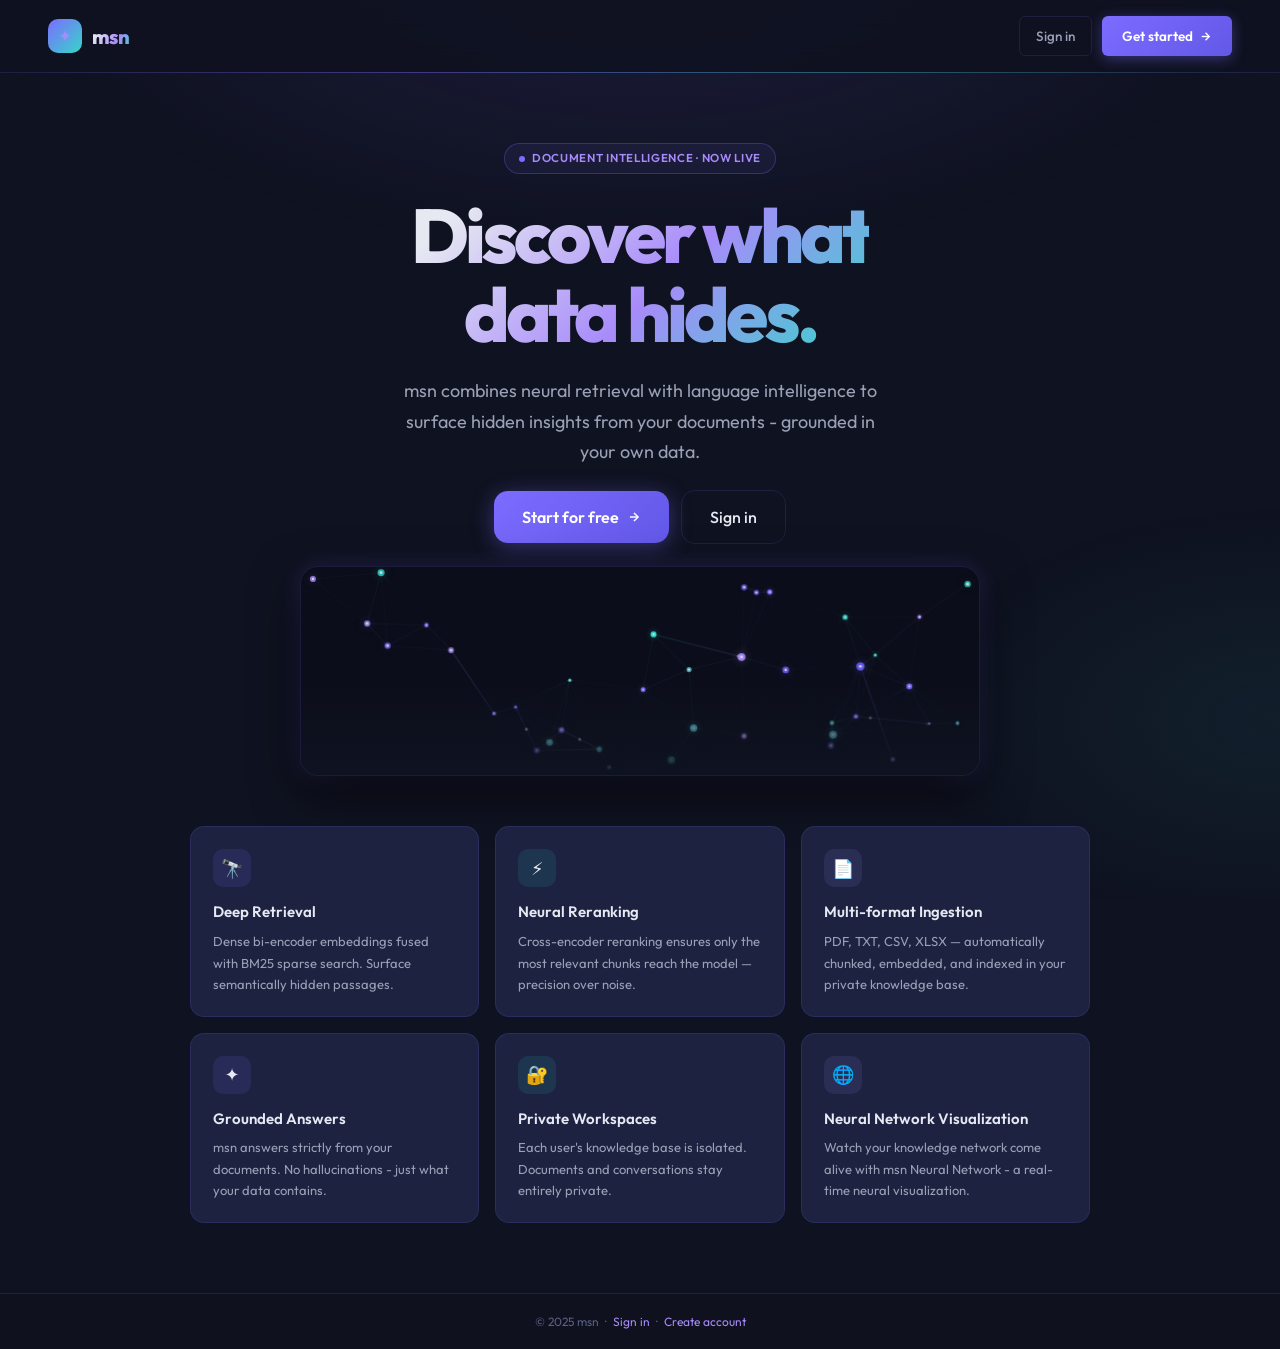
<file: index.html>
<!DOCTYPE html>
<html lang="en">
<head>
  <meta charset="UTF-8"/>
  <meta name="viewport" content="width=device-width, initial-scale=1.0"/>
  <title>msn · Intelligent Search</title>
  <link rel="stylesheet" href="/static/style.css"/>
  <style>
    /* Landing-specific overrides */
    .nav {
      position: relative; z-index: 10;
      display: flex; align-items: center; justify-content: space-between;
      padding: 16px 48px;
      border-bottom: 1px solid var(--border);
      background: rgba(15,18,32,.88);
      backdrop-filter: blur(14px);
      flex-shrink: 0;
    }
    .nav::after {
      content: '';
      position: absolute; bottom: -1px; left: 0; right: 0; height: 1px;
      background: linear-gradient(90deg, transparent, var(--accent), var(--accent-2), transparent);
      opacity: 0.35;
    }
    .nav-brand { display: flex; align-items: center; gap: 10px; text-decoration: none; }
    .nav-icon {
      width: 34px; height: 34px;
      background: linear-gradient(135deg, var(--accent), var(--accent-2));
      border-radius: 10px;
      display: flex; align-items: center; justify-content: center;
      font-size: 17px; animation: pulseGlow 3.5s ease-in-out infinite;
    }
    .nav-title {
      font-size: 20px; font-weight: 800; letter-spacing: -0.03em;
      background: linear-gradient(120deg, var(--text) 20%, var(--accent-soft) 65%, var(--accent-2));
      -webkit-background-clip: text; -webkit-text-fill-color: transparent;
      background-clip: text;
    }
    .nav-links { display: flex; align-items: center; gap: 10px; }

    .btn-ghost {
      padding: 8px 16px; background: transparent;
      border: 1px solid var(--border); border-radius: var(--r-sm);
      color: var(--text-sec); font-size: 13.5px; font-family: var(--font); font-weight: 500;
      cursor: pointer; text-decoration: none;
      display: inline-flex; align-items: center;
      transition: all var(--t-fast);
    }
    .btn-ghost:hover {
      background: var(--surface); border-color: var(--border-glow);
      color: var(--accent-soft); text-decoration: none;
    }
    .btn-cta {
      padding: 9px 20px;
      background: linear-gradient(135deg, var(--accent), #6358e8);
      border: none; border-radius: var(--r-sm);
      color: #fff; font-size: 13.5px; font-family: var(--font); font-weight: 600;
      cursor: pointer; text-decoration: none;
      display: inline-flex; align-items: center; gap: 6px;
      transition: all var(--t-fast);
      box-shadow: 0 3px 14px rgba(124,108,255,.38);
    }
    .btn-cta:hover {
      transform: translateY(-1px);
      box-shadow: 0 5px 22px rgba(124,108,255,.55);
      text-decoration: none; color: #fff;
    }

    /* Hero */
    .hero {
      position: relative; z-index: 1;
      flex: 1;
      display: flex; flex-direction: column;
      align-items: center; justify-content: center;
      text-align: center;
      padding: 70px 24px 50px;
      gap: 22px;
    }

    .hero-eyebrow {
      display: inline-flex; align-items: center; gap: 7px;
      padding: 5px 14px; border-radius: var(--r-pill);
      border: 1px solid rgba(124,108,255,.28);
      background: rgba(124,108,255,.07);
      font-size: 11.5px; font-weight: 600;
      color: var(--accent-soft); letter-spacing: .06em;
      text-transform: uppercase;
      animation: fadeUp .5s var(--ease) both;
    }
    .eyebrow-dot {
      width: 6px; height: 6px; border-radius: 50%;
      background: var(--accent); animation: pulse 2s infinite;
    }

    .hero-title {
      font-size: clamp(40px, 7.5vw, 76px);
      font-weight: 800; letter-spacing: -0.05em; line-height: 1.04;
      max-width: 840px;
      animation: fadeUp .55s .08s var(--ease) both;
      background: linear-gradient(135deg, var(--text) 10%, var(--accent-soft) 55%, var(--accent-2));
      -webkit-background-clip: text; -webkit-text-fill-color: transparent;
      background-clip: text;
    }

    .hero-sub {
      font-size: clamp(15px, 2vw, 18px);
      color: var(--text-sec); max-width: 500px; line-height: 1.7;
      animation: fadeUp .55s .16s var(--ease) both;
    }

    .hero-actions {
      display: flex; gap: 12px; align-items: center; flex-wrap: wrap; justify-content: center;
      animation: fadeUp .55s .24s var(--ease) both;
    }

    .btn-hero {
      padding: 13px 28px;
      background: linear-gradient(135deg, var(--accent), #6358e8);
      border: none; border-radius: var(--r-lg);
      color: #fff; font-size: 16px; font-family: var(--font); font-weight: 600;
      cursor: pointer; text-decoration: none;
      display: inline-flex; align-items: center; gap: 8px;
      transition: all var(--t-fast);
      box-shadow: 0 4px 22px rgba(124,108,255,.38);
    }
    .btn-hero:hover {
      transform: translateY(-2px);
      box-shadow: 0 8px 30px rgba(124,108,255,.55);
      text-decoration: none; color: #fff;
    }
    .btn-hero-outline {
      padding: 13px 28px;
      background: transparent;
      border: 1px solid var(--border); border-radius: var(--r-lg);
      color: var(--text); font-size: 16px; font-family: var(--font); font-weight: 500;
      cursor: pointer; text-decoration: none;
      display: inline-flex; align-items: center; gap: 8px;
      transition: all var(--t-fast);
    }
    .btn-hero-outline:hover {
      background: var(--accent-dim); border-color: var(--border-glow);
      color: var(--accent-soft); text-decoration: none;
    }

    /* Canvas preview */
    .hero-canvas-wrap {
      width: min(680px, 90vw);
      border-radius: 18px; overflow: hidden;
      border: 1px solid var(--border);
      background: var(--bg-deep);
      height: 210px;
      box-shadow: var(--shadow-lg), var(--shadow-accent);
      animation: fadeUp .6s .32s var(--ease) both;
      position: relative;
    }
    .hero-canvas-wrap canvas { width: 100%; height: 100%; display: block; }
    .canvas-fade {
      position: absolute; inset: 0;
      background: linear-gradient(to bottom, transparent 55%, rgba(15,18,32,.95) 100%);
      pointer-events: none;
    }

    /* Features */
    .features {
      position: relative; z-index: 1;
      display: grid; grid-template-columns: repeat(3, 1fr);
      gap: 16px; max-width: 900px; width: 90%;
      margin: 0 auto 70px;
      animation: fadeUp .6s .44s var(--ease) both;
    }
    .feat-card {
      padding: 22px 22px 20px;
      background: var(--surface);
      border: 1px solid var(--border);
      border-radius: var(--r-lg);
      transition: border-color var(--t-mid), transform var(--t-mid);
    }
    .feat-card:hover { border-color: var(--border-glow); transform: translateY(-3px); }
    .feat-icon {
      width: 38px; height: 38px; border-radius: 10px;
      display: flex; align-items: center; justify-content: center;
      font-size: 18px; margin-bottom: 13px;
    }
    .feat-title { font-size: 15px; font-weight: 600; color: var(--text); margin-bottom: 6px; }
    .feat-desc { font-size: 13px; color: var(--text-sec); line-height: 1.65; }

    /* Footer */
    .footer {
      position: relative; z-index: 1;
      text-align: center; padding: 18px 24px;
      border-top: 1px solid var(--border);
      font-size: 12px; color: var(--text-muted);
      background: rgba(15,18,32,.6);
    }
    .footer a { color: var(--accent-soft); }

    @media (max-width: 768px) {
      .nav { padding: 14px 20px; }
      .features { grid-template-columns: 1fr; max-width: 440px; }
      .hero { padding: 50px 20px 38px; }
    }
    @media (max-width: 480px) {
      .nav-links .btn-ghost { display: none; }
    }
  </style>
</head>

<body class="landing-body">

  <nav class="nav">
    <a class="nav-brand" href="/">
      <div class="nav-icon">✦</div>
      <span class="nav-title">msn</span>
    </a>
    <div class="nav-links">
      <a class="btn-ghost" href="/login">Sign in</a>
      <a class="btn-cta" href="/signup">
        Get started
        <svg width="13" height="13" viewBox="0 0 24 24" fill="none" stroke="currentColor" stroke-width="2.5">
          <line x1="5" y1="12" x2="19" y2="12"/>
          <polyline points="12 5 19 12 12 19"/>
        </svg>
      </a>
    </div>
  </nav>

  <section class="hero">

    <div class="hero-eyebrow">
      <div class="eyebrow-dot"></div>
      Document Intelligence · Now Live
    </div>

    <h1 class="hero-title">Discover what<br/>data hides.</h1>

    <p class="hero-sub">
      msn combines neural retrieval with language intelligence to surface hidden insights from your documents - grounded in your own data.
    </p>

    <div class="hero-actions">
      <a class="btn-hero" href="/signup">
        Start for free
        <svg width="14" height="14" viewBox="0 0 24 24" fill="none" stroke="currentColor" stroke-width="2.5">
          <line x1="5" y1="12" x2="19" y2="12"/>
          <polyline points="12 5 19 12 12 19"/>
        </svg>
      </a>
      <a class="btn-hero-outline" href="/login">Sign in</a>
    </div>

    <div class="hero-canvas-wrap">
      <canvas id="heroCanvas"></canvas>
      <div class="canvas-fade"></div>
    </div>

  </section>

  <section class="features">
    <div class="feat-card">
      <div class="feat-icon" style="background:rgba(124,108,255,.12);">🔭</div>
      <div class="feat-title">Deep Retrieval</div>
      <div class="feat-desc">Dense bi-encoder embeddings fused with BM25 sparse search. Surface semantically hidden passages.</div>
    </div>
    <div class="feat-card">
      <div class="feat-icon" style="background:rgba(54,214,201,.1);">⚡</div>
      <div class="feat-title">Neural Reranking</div>
      <div class="feat-desc">Cross-encoder reranking ensures only the most relevant chunks reach the model — precision over noise.</div>
    </div>
    <div class="feat-card">
      <div class="feat-icon" style="background:rgba(167,139,250,.1);">📄</div>
      <div class="feat-title">Multi-format Ingestion</div>
      <div class="feat-desc">PDF, TXT, CSV, XLSX — automatically chunked, embedded, and indexed in your private knowledge base.</div>
    </div>
    <div class="feat-card">
      <div class="feat-icon" style="background:rgba(124,108,255,.12);">✦</div>
      <div class="feat-title">Grounded Answers</div>
      <div class="feat-desc">msn answers strictly from your documents. No hallucinations - just what your data contains.</div>
    </div>
    <div class="feat-card">
      <div class="feat-icon" style="background:rgba(54,214,201,.1);">🔐</div>
      <div class="feat-title">Private Workspaces</div>
      <div class="feat-desc">Each user's knowledge base is isolated. Documents and conversations stay entirely private.</div>
    </div>
    <div class="feat-card">
      <div class="feat-icon" style="background:rgba(167,139,250,.1);">🌐</div>
      <div class="feat-title">Neural Network Visualization</div>
      <div class="feat-desc">Watch your knowledge network come alive with msn Neural Network - a real-time neural visualization.</div>
    </div>
  </section>

  <footer class="footer">
    &copy; 2025 msn &nbsp;·&nbsp;
    <a href="/login">Sign in</a> &nbsp;·&nbsp;
    <a href="/signup">Create account</a>
  </footer>

  <script>
    // Hero constellation canvas
    (function() {
      const canvas = document.getElementById('heroCanvas');
      if (!canvas) return;
      const ctx = canvas.getContext('2d');
      let W, H;

      function resize() {
        const r = canvas.parentElement.getBoundingClientRect();
        W = canvas.width  = r.width;
        H = canvas.height = r.height;
      }
      resize();
      window.addEventListener('resize', resize);

      const COLORS = ['#7c6cff','#36d6c9','#a78bfa','#6358e8','#5ecfdc'];
      const N = 38;
      const nodes = Array.from({length: N}, (_, i) => ({
        x: Math.random() * W, y: Math.random() * H,
        vx: (Math.random()-.5)*.42, vy: (Math.random()-.5)*.42,
        r: 1.6 + Math.random() * 2.6,
        color: COLORS[i % COLORS.length],
        phase: Math.random() * Math.PI * 2,
        speed: .014 + Math.random() * .012,
      }));

      const edgeTimers = {};
      const edgeKey = (i, j) => i < j ? `${i}_${j}` : `${j}_${i}`;

      function hex2rgba(hex, a) {
        const r=parseInt(hex.slice(1,3),16), g=parseInt(hex.slice(3,5),16), b=parseInt(hex.slice(5,7),16);
        return `rgba(${r},${g},${b},${a.toFixed(3)})`;
      }

      function draw() {
        ctx.clearRect(0, 0, W, H);
        nodes.forEach(n => {
          n.x += n.vx; n.y += n.vy;
          if (n.x < 0 || n.x > W) n.vx *= -1;
          if (n.y < 0 || n.y > H) n.vy *= -1;
          n.phase += n.speed;
        });

        for (let i = 0; i < N; i++) for (let j = i+1; j < N; j++) {
          const d = Math.hypot(nodes[i].x-nodes[j].x, nodes[i].y-nodes[j].y);
          if (d > 100) continue;
          const k = edgeKey(i, j);
          if (!(k in edgeTimers)) { if (Math.random() < .0015) edgeTimers[k] = Math.random()*Math.PI; }
          else { edgeTimers[k] += .016; if (edgeTimers[k] > Math.PI*2.5) delete edgeTimers[k]; }

          let a = (1 - d/100) * 0.18;
          if (k in edgeTimers) a += Math.sin(edgeTimers[k]) * 0.32;
          a = Math.max(0, Math.min(.5, a));
          if (a < .01) continue;

          const g = ctx.createLinearGradient(nodes[i].x, nodes[i].y, nodes[j].x, nodes[j].y);
          g.addColorStop(0, hex2rgba(nodes[i].color, a));
          g.addColorStop(1, hex2rgba(nodes[j].color, a));
          ctx.beginPath(); ctx.moveTo(nodes[i].x, nodes[i].y); ctx.lineTo(nodes[j].x, nodes[j].y);
          ctx.strokeStyle = g; ctx.lineWidth = .7; ctx.stroke();

          if (k in edgeTimers) {
            const p = (Math.sin(edgeTimers[k]*1.5)+1)/2;
            const px = nodes[i].x + (nodes[j].x-nodes[i].x)*p;
            const py = nodes[i].y + (nodes[j].y-nodes[i].y)*p;
            ctx.beginPath(); ctx.arc(px, py, 1.5, 0, Math.PI*2);
            ctx.fillStyle = hex2rgba('#ffffff', a*1.6); ctx.fill();
          }
        }

        nodes.forEach(n => {
          const pulse = .5+.5*Math.sin(n.phase);
          const grd = ctx.createRadialGradient(n.x,n.y,0,n.x,n.y,n.r*3.5);
          grd.addColorStop(0, hex2rgba(n.color, .25*pulse)); grd.addColorStop(1,'transparent');
          ctx.beginPath(); ctx.arc(n.x,n.y,n.r*3.5,0,Math.PI*2); ctx.fillStyle=grd; ctx.fill();
          ctx.beginPath(); ctx.arc(n.x,n.y,n.r*(.8+.25*pulse),0,Math.PI*2);
          ctx.fillStyle=hex2rgba(n.color,.75+.25*pulse); ctx.fill();
          ctx.beginPath(); ctx.arc(n.x,n.y,n.r*.35,0,Math.PI*2);
          ctx.fillStyle='rgba(255,255,255,.7)'; ctx.fill();
        });

        requestAnimationFrame(draw);
      }
      draw();
    })();
  </script>

</body>
</html>
</file>
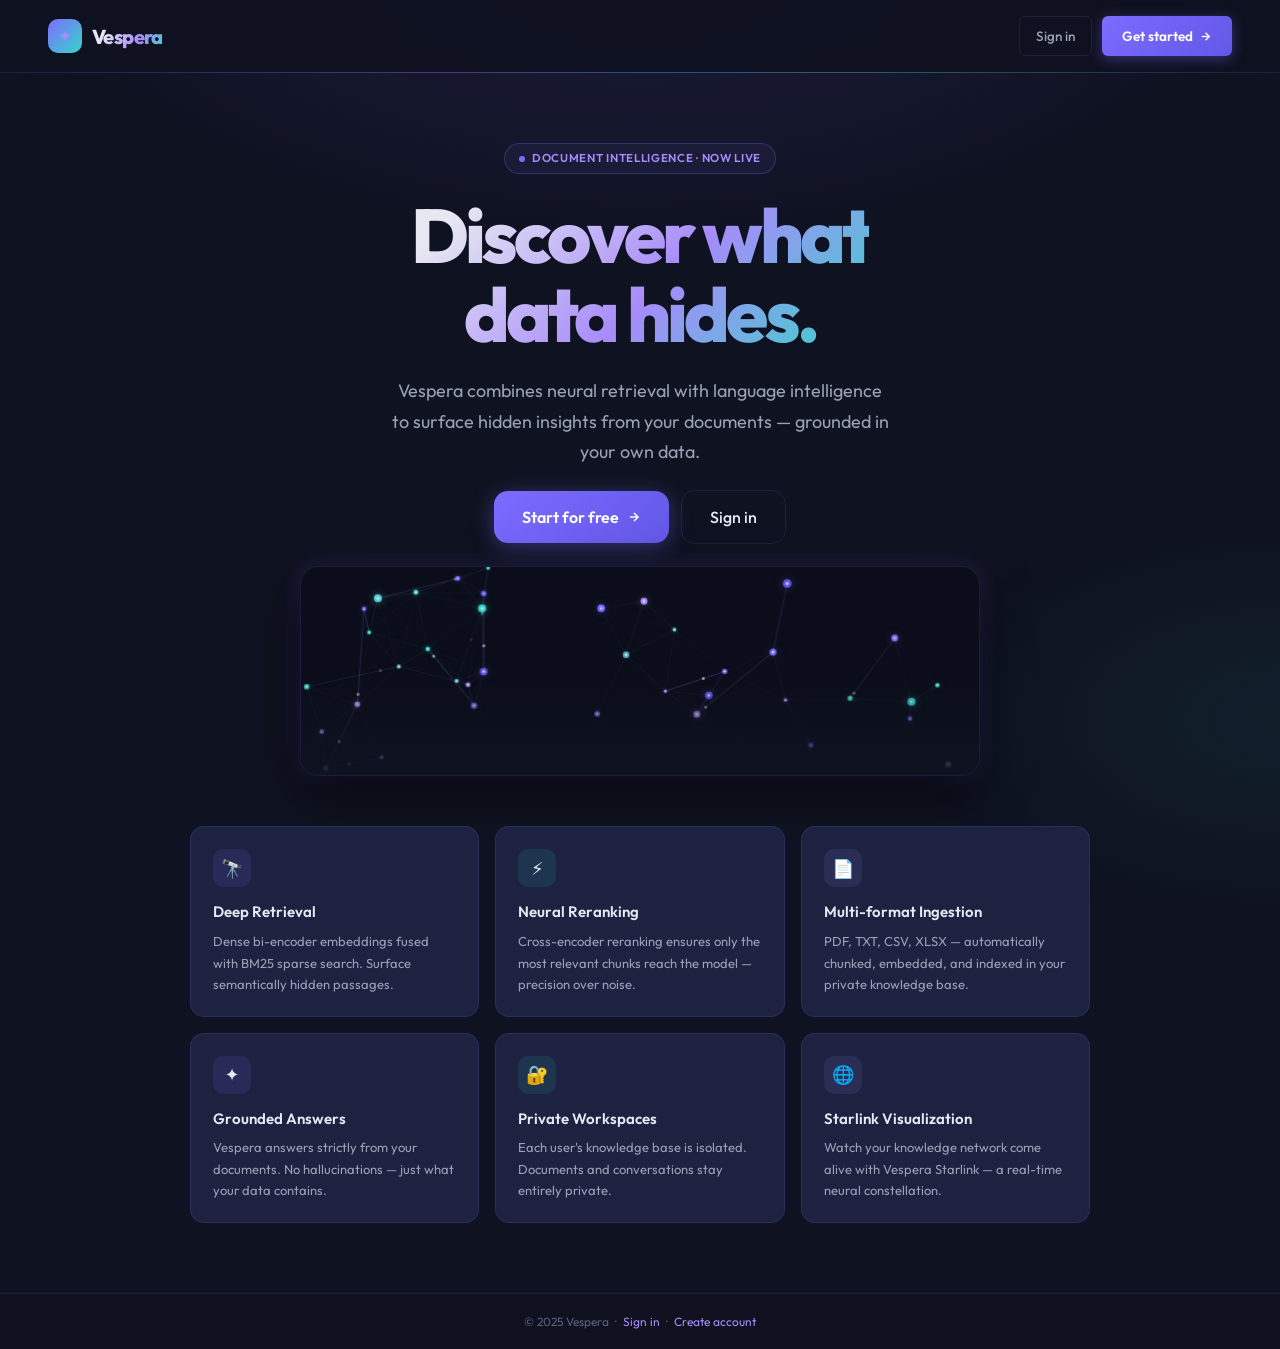
<file: templates/index.html>
<!DOCTYPE html>
<html lang="en">
<head>
  <meta charset="UTF-8"/>
  <meta name="viewport" content="width=device-width, initial-scale=1.0"/>
  <title>Vespera · Document Intelligence</title>
  <link rel="stylesheet" href="/static/style.css"/>
  <style>
    /* Landing-specific overrides */
    .nav {
      position: relative; z-index: 10;
      display: flex; align-items: center; justify-content: space-between;
      padding: 16px 48px;
      border-bottom: 1px solid var(--border);
      background: rgba(15,18,32,.88);
      backdrop-filter: blur(14px);
      flex-shrink: 0;
    }
    .nav::after {
      content: '';
      position: absolute; bottom: -1px; left: 0; right: 0; height: 1px;
      background: linear-gradient(90deg, transparent, var(--accent), var(--accent-2), transparent);
      opacity: 0.35;
    }
    .nav-brand { display: flex; align-items: center; gap: 10px; text-decoration: none; }
    .nav-icon {
      width: 34px; height: 34px;
      background: linear-gradient(135deg, var(--accent), var(--accent-2));
      border-radius: 10px;
      display: flex; align-items: center; justify-content: center;
      font-size: 17px; animation: pulseGlow 3.5s ease-in-out infinite;
    }
    .nav-title {
      font-size: 20px; font-weight: 800; letter-spacing: -0.03em;
      background: linear-gradient(120deg, var(--text) 20%, var(--accent-soft) 65%, var(--accent-2));
      -webkit-background-clip: text; -webkit-text-fill-color: transparent;
      background-clip: text;
    }
    .nav-links { display: flex; align-items: center; gap: 10px; }

    .btn-ghost {
      padding: 8px 16px; background: transparent;
      border: 1px solid var(--border); border-radius: var(--r-sm);
      color: var(--text-sec); font-size: 13.5px; font-family: var(--font); font-weight: 500;
      cursor: pointer; text-decoration: none;
      display: inline-flex; align-items: center;
      transition: all var(--t-fast);
    }
    .btn-ghost:hover {
      background: var(--surface); border-color: var(--border-glow);
      color: var(--accent-soft); text-decoration: none;
    }
    .btn-cta {
      padding: 9px 20px;
      background: linear-gradient(135deg, var(--accent), #6358e8);
      border: none; border-radius: var(--r-sm);
      color: #fff; font-size: 13.5px; font-family: var(--font); font-weight: 600;
      cursor: pointer; text-decoration: none;
      display: inline-flex; align-items: center; gap: 6px;
      transition: all var(--t-fast);
      box-shadow: 0 3px 14px rgba(124,108,255,.38);
    }
    .btn-cta:hover {
      transform: translateY(-1px);
      box-shadow: 0 5px 22px rgba(124,108,255,.55);
      text-decoration: none; color: #fff;
    }

    /* Hero */
    .hero {
      position: relative; z-index: 1;
      flex: 1;
      display: flex; flex-direction: column;
      align-items: center; justify-content: center;
      text-align: center;
      padding: 70px 24px 50px;
      gap: 22px;
    }

    .hero-eyebrow {
      display: inline-flex; align-items: center; gap: 7px;
      padding: 5px 14px; border-radius: var(--r-pill);
      border: 1px solid rgba(124,108,255,.28);
      background: rgba(124,108,255,.07);
      font-size: 11.5px; font-weight: 600;
      color: var(--accent-soft); letter-spacing: .06em;
      text-transform: uppercase;
      animation: fadeUp .5s var(--ease) both;
    }
    .eyebrow-dot {
      width: 6px; height: 6px; border-radius: 50%;
      background: var(--accent); animation: pulse 2s infinite;
    }

    .hero-title {
      font-size: clamp(40px, 7.5vw, 76px);
      font-weight: 800; letter-spacing: -0.05em; line-height: 1.04;
      max-width: 840px;
      animation: fadeUp .55s .08s var(--ease) both;
      background: linear-gradient(135deg, var(--text) 10%, var(--accent-soft) 55%, var(--accent-2));
      -webkit-background-clip: text; -webkit-text-fill-color: transparent;
      background-clip: text;
    }

    .hero-sub {
      font-size: clamp(15px, 2vw, 18px);
      color: var(--text-sec); max-width: 500px; line-height: 1.7;
      animation: fadeUp .55s .16s var(--ease) both;
    }

    .hero-actions {
      display: flex; gap: 12px; align-items: center; flex-wrap: wrap; justify-content: center;
      animation: fadeUp .55s .24s var(--ease) both;
    }

    .btn-hero {
      padding: 13px 28px;
      background: linear-gradient(135deg, var(--accent), #6358e8);
      border: none; border-radius: var(--r-lg);
      color: #fff; font-size: 16px; font-family: var(--font); font-weight: 600;
      cursor: pointer; text-decoration: none;
      display: inline-flex; align-items: center; gap: 8px;
      transition: all var(--t-fast);
      box-shadow: 0 4px 22px rgba(124,108,255,.38);
    }
    .btn-hero:hover {
      transform: translateY(-2px);
      box-shadow: 0 8px 30px rgba(124,108,255,.55);
      text-decoration: none; color: #fff;
    }
    .btn-hero-outline {
      padding: 13px 28px;
      background: transparent;
      border: 1px solid var(--border); border-radius: var(--r-lg);
      color: var(--text); font-size: 16px; font-family: var(--font); font-weight: 500;
      cursor: pointer; text-decoration: none;
      display: inline-flex; align-items: center; gap: 8px;
      transition: all var(--t-fast);
    }
    .btn-hero-outline:hover {
      background: var(--accent-dim); border-color: var(--border-glow);
      color: var(--accent-soft); text-decoration: none;
    }

    /* Canvas preview */
    .hero-canvas-wrap {
      width: min(680px, 90vw);
      border-radius: 18px; overflow: hidden;
      border: 1px solid var(--border);
      background: var(--bg-deep);
      height: 210px;
      box-shadow: var(--shadow-lg), var(--shadow-accent);
      animation: fadeUp .6s .32s var(--ease) both;
      position: relative;
    }
    .hero-canvas-wrap canvas { width: 100%; height: 100%; display: block; }
    .canvas-fade {
      position: absolute; inset: 0;
      background: linear-gradient(to bottom, transparent 55%, rgba(15,18,32,.95) 100%);
      pointer-events: none;
    }

    /* Features */
    .features {
      position: relative; z-index: 1;
      display: grid; grid-template-columns: repeat(3, 1fr);
      gap: 16px; max-width: 900px; width: 90%;
      margin: 0 auto 70px;
      animation: fadeUp .6s .44s var(--ease) both;
    }
    .feat-card {
      padding: 22px 22px 20px;
      background: var(--surface);
      border: 1px solid var(--border);
      border-radius: var(--r-lg);
      transition: border-color var(--t-mid), transform var(--t-mid);
    }
    .feat-card:hover { border-color: var(--border-glow); transform: translateY(-3px); }
    .feat-icon {
      width: 38px; height: 38px; border-radius: 10px;
      display: flex; align-items: center; justify-content: center;
      font-size: 18px; margin-bottom: 13px;
    }
    .feat-title { font-size: 15px; font-weight: 600; color: var(--text); margin-bottom: 6px; }
    .feat-desc { font-size: 13px; color: var(--text-sec); line-height: 1.65; }

    /* Footer */
    .footer {
      position: relative; z-index: 1;
      text-align: center; padding: 18px 24px;
      border-top: 1px solid var(--border);
      font-size: 12px; color: var(--text-muted);
      background: rgba(15,18,32,.6);
    }
    .footer a { color: var(--accent-soft); }

    @media (max-width: 768px) {
      .nav { padding: 14px 20px; }
      .features { grid-template-columns: 1fr; max-width: 440px; }
      .hero { padding: 50px 20px 38px; }
    }
    @media (max-width: 480px) {
      .nav-links .btn-ghost { display: none; }
    }
  </style>
</head>

<body class="landing-body">

  <nav class="nav">
    <a class="nav-brand" href="/">
      <div class="nav-icon">✦</div>
      <span class="nav-title">Vespera</span>
    </a>
    <div class="nav-links">
      <a class="btn-ghost" href="/login">Sign in</a>
      <a class="btn-cta" href="/signup">
        Get started
        <svg width="13" height="13" viewBox="0 0 24 24" fill="none" stroke="currentColor" stroke-width="2.5">
          <line x1="5" y1="12" x2="19" y2="12"/>
          <polyline points="12 5 19 12 12 19"/>
        </svg>
      </a>
    </div>
  </nav>

  <section class="hero">

    <div class="hero-eyebrow">
      <div class="eyebrow-dot"></div>
      Document Intelligence · Now Live
    </div>

    <h1 class="hero-title">Discover what<br/>data hides.</h1>

    <p class="hero-sub">
      Vespera combines neural retrieval with language intelligence to surface hidden insights from your documents — grounded in your own data.
    </p>

    <div class="hero-actions">
      <a class="btn-hero" href="/signup">
        Start for free
        <svg width="14" height="14" viewBox="0 0 24 24" fill="none" stroke="currentColor" stroke-width="2.5">
          <line x1="5" y1="12" x2="19" y2="12"/>
          <polyline points="12 5 19 12 12 19"/>
        </svg>
      </a>
      <a class="btn-hero-outline" href="/login">Sign in</a>
    </div>

    <div class="hero-canvas-wrap">
      <canvas id="heroCanvas"></canvas>
      <div class="canvas-fade"></div>
    </div>

  </section>

  <section class="features">
    <div class="feat-card">
      <div class="feat-icon" style="background:rgba(124,108,255,.12);">🔭</div>
      <div class="feat-title">Deep Retrieval</div>
      <div class="feat-desc">Dense bi-encoder embeddings fused with BM25 sparse search. Surface semantically hidden passages.</div>
    </div>
    <div class="feat-card">
      <div class="feat-icon" style="background:rgba(54,214,201,.1);">⚡</div>
      <div class="feat-title">Neural Reranking</div>
      <div class="feat-desc">Cross-encoder reranking ensures only the most relevant chunks reach the model — precision over noise.</div>
    </div>
    <div class="feat-card">
      <div class="feat-icon" style="background:rgba(167,139,250,.1);">📄</div>
      <div class="feat-title">Multi-format Ingestion</div>
      <div class="feat-desc">PDF, TXT, CSV, XLSX — automatically chunked, embedded, and indexed in your private knowledge base.</div>
    </div>
    <div class="feat-card">
      <div class="feat-icon" style="background:rgba(124,108,255,.12);">✦</div>
      <div class="feat-title">Grounded Answers</div>
      <div class="feat-desc">Vespera answers strictly from your documents. No hallucinations — just what your data contains.</div>
    </div>
    <div class="feat-card">
      <div class="feat-icon" style="background:rgba(54,214,201,.1);">🔐</div>
      <div class="feat-title">Private Workspaces</div>
      <div class="feat-desc">Each user's knowledge base is isolated. Documents and conversations stay entirely private.</div>
    </div>
    <div class="feat-card">
      <div class="feat-icon" style="background:rgba(167,139,250,.1);">🌐</div>
      <div class="feat-title">Starlink Visualization</div>
      <div class="feat-desc">Watch your knowledge network come alive with Vespera Starlink — a real-time neural constellation.</div>
    </div>
  </section>

  <footer class="footer">
    &copy; 2025 Vespera &nbsp;·&nbsp;
    <a href="/login">Sign in</a> &nbsp;·&nbsp;
    <a href="/signup">Create account</a>
  </footer>

  <script>
    // Hero constellation canvas
    (function() {
      const canvas = document.getElementById('heroCanvas');
      if (!canvas) return;
      const ctx = canvas.getContext('2d');
      let W, H;

      function resize() {
        const r = canvas.parentElement.getBoundingClientRect();
        W = canvas.width  = r.width;
        H = canvas.height = r.height;
      }
      resize();
      window.addEventListener('resize', resize);

      const COLORS = ['#7c6cff','#36d6c9','#a78bfa','#6358e8','#5ecfdc'];
      const N = 38;
      const nodes = Array.from({length: N}, (_, i) => ({
        x: Math.random() * W, y: Math.random() * H,
        vx: (Math.random()-.5)*.42, vy: (Math.random()-.5)*.42,
        r: 1.6 + Math.random() * 2.6,
        color: COLORS[i % COLORS.length],
        phase: Math.random() * Math.PI * 2,
        speed: .014 + Math.random() * .012,
      }));

      const edgeTimers = {};
      const edgeKey = (i, j) => i < j ? `${i}_${j}` : `${j}_${i}`;

      function hex2rgba(hex, a) {
        const r=parseInt(hex.slice(1,3),16), g=parseInt(hex.slice(3,5),16), b=parseInt(hex.slice(5,7),16);
        return `rgba(${r},${g},${b},${a.toFixed(3)})`;
      }

      function draw() {
        ctx.clearRect(0, 0, W, H);
        nodes.forEach(n => {
          n.x += n.vx; n.y += n.vy;
          if (n.x < 0 || n.x > W) n.vx *= -1;
          if (n.y < 0 || n.y > H) n.vy *= -1;
          n.phase += n.speed;
        });

        for (let i = 0; i < N; i++) for (let j = i+1; j < N; j++) {
          const d = Math.hypot(nodes[i].x-nodes[j].x, nodes[i].y-nodes[j].y);
          if (d > 100) continue;
          const k = edgeKey(i, j);
          if (!(k in edgeTimers)) { if (Math.random() < .0015) edgeTimers[k] = Math.random()*Math.PI; }
          else { edgeTimers[k] += .016; if (edgeTimers[k] > Math.PI*2.5) delete edgeTimers[k]; }

          let a = (1 - d/100) * 0.18;
          if (k in edgeTimers) a += Math.sin(edgeTimers[k]) * 0.32;
          a = Math.max(0, Math.min(.5, a));
          if (a < .01) continue;

          const g = ctx.createLinearGradient(nodes[i].x, nodes[i].y, nodes[j].x, nodes[j].y);
          g.addColorStop(0, hex2rgba(nodes[i].color, a));
          g.addColorStop(1, hex2rgba(nodes[j].color, a));
          ctx.beginPath(); ctx.moveTo(nodes[i].x, nodes[i].y); ctx.lineTo(nodes[j].x, nodes[j].y);
          ctx.strokeStyle = g; ctx.lineWidth = .7; ctx.stroke();

          if (k in edgeTimers) {
            const p = (Math.sin(edgeTimers[k]*1.5)+1)/2;
            const px = nodes[i].x + (nodes[j].x-nodes[i].x)*p;
            const py = nodes[i].y + (nodes[j].y-nodes[i].y)*p;
            ctx.beginPath(); ctx.arc(px, py, 1.5, 0, Math.PI*2);
            ctx.fillStyle = hex2rgba('#ffffff', a*1.6); ctx.fill();
          }
        }

        nodes.forEach(n => {
          const pulse = .5+.5*Math.sin(n.phase);
          const grd = ctx.createRadialGradient(n.x,n.y,0,n.x,n.y,n.r*3.5);
          grd.addColorStop(0, hex2rgba(n.color, .25*pulse)); grd.addColorStop(1,'transparent');
          ctx.beginPath(); ctx.arc(n.x,n.y,n.r*3.5,0,Math.PI*2); ctx.fillStyle=grd; ctx.fill();
          ctx.beginPath(); ctx.arc(n.x,n.y,n.r*(.8+.25*pulse),0,Math.PI*2);
          ctx.fillStyle=hex2rgba(n.color,.75+.25*pulse); ctx.fill();
          ctx.beginPath(); ctx.arc(n.x,n.y,n.r*.35,0,Math.PI*2);
          ctx.fillStyle='rgba(255,255,255,.7)'; ctx.fill();
        });

        requestAnimationFrame(draw);
      }
      draw();
    })();
  </script>

</body>
</html>
</file>
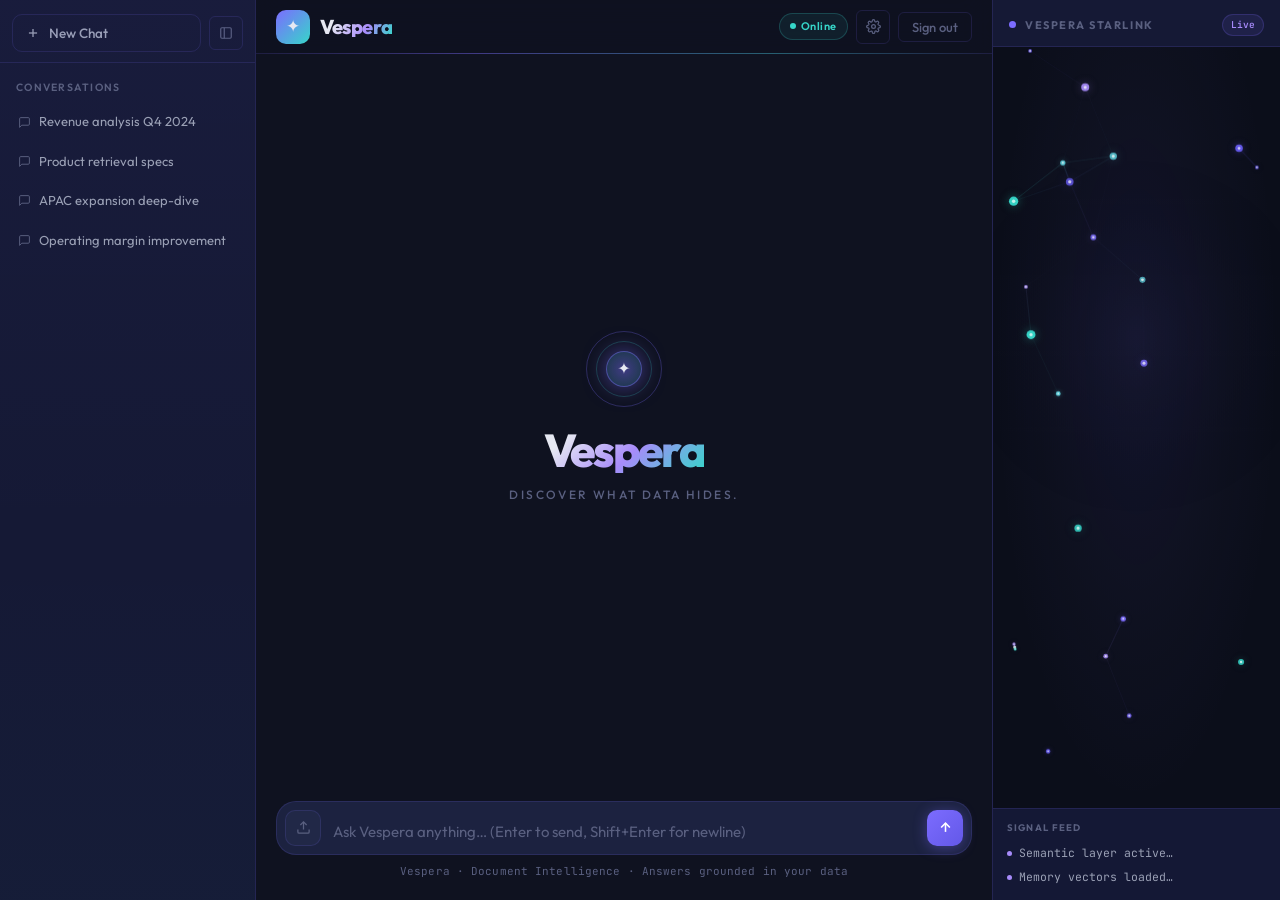
<file: templates/chat.html>
<!DOCTYPE html>
<html lang="en">
<head>
  <meta charset="UTF-8"/>
  <meta name="viewport" content="width=device-width, initial-scale=1.0"/>
  <title>Vespera · Assistant</title>
  <link rel="stylesheet" href="/static/style.css"/>
</head>
<body class="app-body">

<div class="app-shell">

  <!-- ══════════════ LEFT SIDEBAR ══════════════ -->
  <aside class="sidebar" id="sidebar">

    <div class="sidebar-header">
      <button class="new-chat-btn" onclick="newChat()">
        <svg width="14" height="14" viewBox="0 0 24 24" fill="none" stroke="currentColor" stroke-width="2.2">
          <line x1="12" y1="5" x2="12" y2="19"/><line x1="5" y1="12" x2="19" y2="12"/>
        </svg>
        New Chat
      </button>
      <button class="sidebar-toggle-btn" onclick="toggleSidebar()" title="Collapse">
        <svg width="14" height="14" viewBox="0 0 24 24" fill="none" stroke="currentColor" stroke-width="2">
          <rect x="3" y="3" width="18" height="18" rx="2"/><line x1="9" y1="3" x2="9" y2="21"/>
        </svg>
      </button>
    </div>

    <div class="history-section" id="chatHistory">
      <div class="history-section-label">Conversations</div>
    </div>

  </aside>

  <!-- ══════════════ CENTER COLUMN ══════════════ -->
  <div class="chat-column">

    <!-- TOP BAR -->
    <header class="topbar">
      <div class="topbar-left">
        <button class="btn-icon" id="mobileMenuBtn" onclick="toggleSidebar()" style="display:none" title="Menu">
          <svg width="16" height="16" viewBox="0 0 24 24" fill="none" stroke="currentColor" stroke-width="2">
            <line x1="3" y1="6" x2="21" y2="6"/>
            <line x1="3" y1="12" x2="21" y2="12"/>
            <line x1="3" y1="18" x2="21" y2="18"/>
          </svg>
        </button>
        <div class="brand">
          <div class="brand-icon">✦</div>
          <span class="brand-name">Vespera</span>
        </div>
      </div>

      <div class="topbar-right">
        <div class="live-badge">
          <div class="live-dot"></div>
          Online
        </div>
        <button class="btn-icon" title="Settings" onclick="alert('Settings coming soon')">
          <svg width="15" height="15" viewBox="0 0 24 24" fill="none" stroke="currentColor" stroke-width="2">
            <circle cx="12" cy="12" r="3"/>
            <path d="M19.4 15a1.65 1.65 0 0 0 .33 1.82l.06.06a2 2 0 0 1-2.83 2.83l-.06-.06a1.65 1.65 0 0 0-1.82-.33 1.65 1.65 0 0 0-1 1.51V21a2 2 0 0 1-4 0v-.09A1.65 1.65 0 0 0 9 19.4a1.65 1.65 0 0 0-1.82.33l-.06.06a2 2 0 0 1-2.83-2.83l.06-.06A1.65 1.65 0 0 0 4.68 15a1.65 1.65 0 0 0-1.51-1H3a2 2 0 0 1 0-4h.09A1.65 1.65 0 0 0 4.6 9a1.65 1.65 0 0 0-.33-1.82l-.06-.06a2 2 0 0 1 2.83-2.83l.06.06A1.65 1.65 0 0 0 9 4.68a1.65 1.65 0 0 0 1-1.51V3a2 2 0 0 1 4 0v.09a1.65 1.65 0 0 0 1 1.51 1.65 1.65 0 0 0 1.82-.33l.06-.06a2 2 0 0 1 2.83 2.83l-.06.06A1.65 1.65 0 0 0 19.4 9a1.65 1.65 0 0 0 1.51 1H21a2 2 0 0 1 0 4h-.09a1.65 1.65 0 0 0-1.51 1z"/>
          </svg>
        </button>
        <button class="btn-logout" onclick="window.location='/logout'">Sign out</button>
      </div>
    </header>

    <!-- CHAT BOX -->
    <div class="chat-box" id="chatBox">
      <div class="chat-empty" id="chatEmpty">
        <div class="empty-glyph">
          <div class="empty-ring-outer"></div>
          <div class="empty-ring-inner"></div>
          <div class="empty-core">✦</div>
        </div>
        <div class="empty-title">Vespera</div>
        <div class="empty-tagline">Discover what data hides.</div>
      </div>
    </div>

    <!-- STREAM STATUS -->
    <div class="stream-status" id="streamStatus">
      <div class="status-spinner" id="statusSpinner"></div>
      <span id="statusText"></span>
    </div>

    <!-- INPUT AREA — Upload | Textarea | Send -->
    <div class="input-area">
      <div class="input-wrap">
        <div class="input-box" id="inputBox">

          <!-- Upload button -->
          <div class="upload-input-btn" title="Upload document (PDF, TXT, CSV, XLSX)">
            <svg width="15" height="15" viewBox="0 0 24 24" fill="none" stroke="currentColor" stroke-width="2">
              <path d="M21 15v4a2 2 0 0 1-2 2H5a2 2 0 0 1-2-2v-4"/>
              <polyline points="17 8 12 3 7 8"/>
              <line x1="12" y1="3" x2="12" y2="15"/>
            </svg>
            <div class="upload-dot" id="uploadDot"></div>
            <input id="fileInput" type="file" accept=".pdf,.txt,.csv,.xlsx" onchange="handleUpload(this)"/>
          </div>

          <!-- Text input -->
          <textarea
            id="messageInput"
            class="chat-input"
            placeholder="Ask Vespera anything… (Enter to send, Shift+Enter for newline)"
            rows="1"
            onkeydown="handleKey(event)"
            oninput="autoResize(this)"
          ></textarea>

          <!-- Send -->
          <button class="send-btn" id="sendBtn" onclick="sendMessage()" title="Send">
            <svg width="15" height="15" viewBox="0 0 24 24" fill="none" stroke="currentColor" stroke-width="2.5">
              <line x1="12" y1="19" x2="12" y2="5"/>
              <polyline points="5 12 12 5 19 12"/>
            </svg>
          </button>

        </div>
        <div class="input-meta">Vespera · Document Intelligence · Answers grounded in your data</div>
      </div>
    </div>

  </div><!-- end chat-column -->

  <!-- ══════════════ VESPERA STARLINK PANEL ══════════════ -->
  <aside class="right-panel">

    <div class="starlink-header">
      <div class="starlink-dot"></div>
      <span class="starlink-title">Vespera Starlink</span>
      <span class="starlink-badge">Live</span>
    </div>

    <div class="starlink-canvas-wrap">
      <canvas id="starlinkCanvas"></canvas>
    </div>

    <div class="starlink-feed">
      <div class="feed-label">Signal Feed</div>
      <div class="feed-messages" id="feedMessages"></div>
    </div>

  </aside>

</div><!-- end app-shell -->

<script src="/static/chat.js"></script>
</body>
</html>
</file>
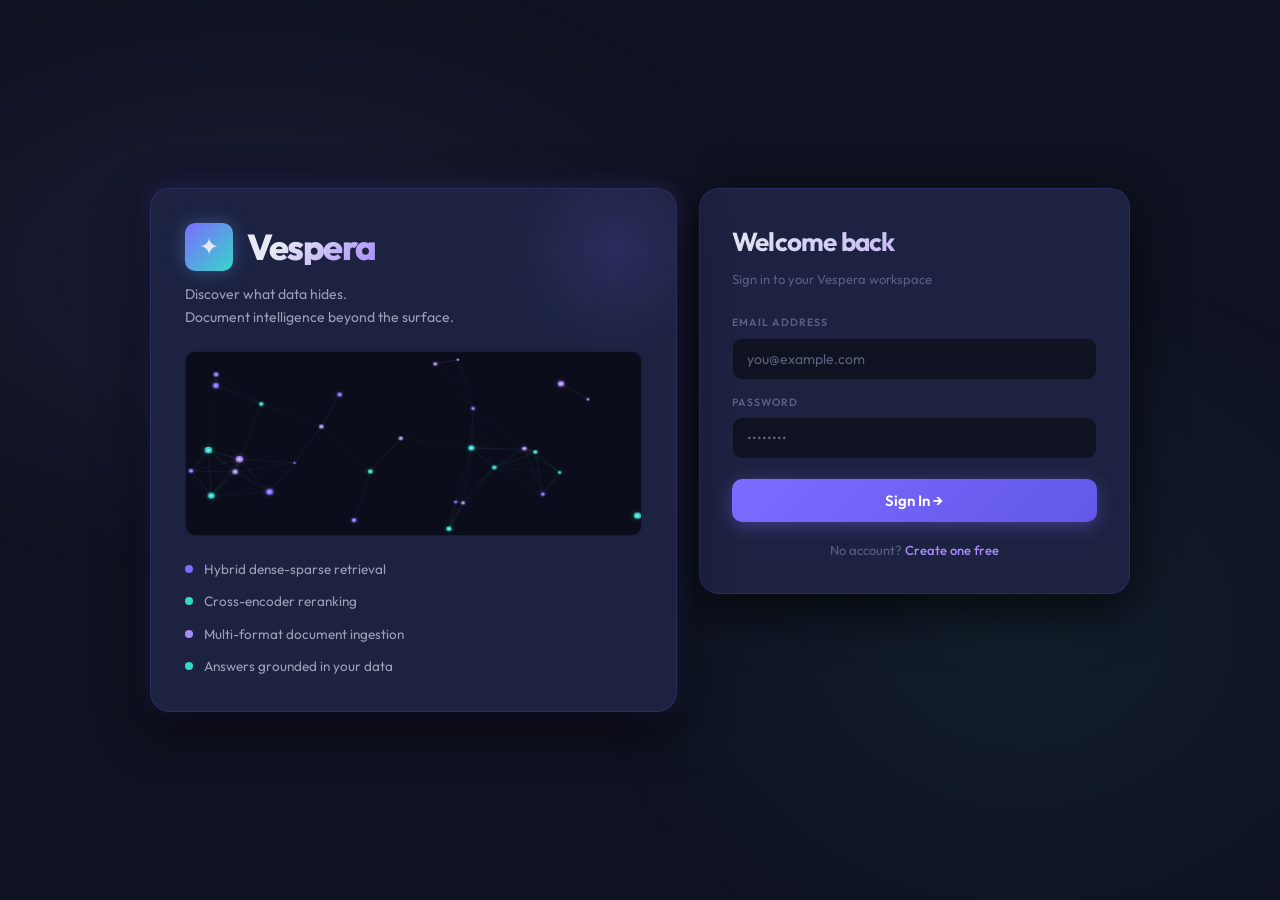
<file: templates/login.html>
<!DOCTYPE html>
<html lang="en">
<head>
  <meta charset="UTF-8"/>
  <meta name="viewport" content="width=device-width, initial-scale=1.0"/>
  <title>Vespera · Sign In</title>
  <link rel="stylesheet" href="/static/style.css"/>
</head>
<body class="auth-body">

<div class="auth-shell">

  <!-- Brand panel -->
  <div class="auth-brand">
    <div class="brand-logo-lg">
      <div class="brand-icon-lg">✦</div>
      <h1 class="brand-name-lg">Vespera</h1>
    </div>

    <p class="brand-tagline">Discover what data hides.<br/>Document intelligence beyond the surface.</p>

    <div class="brand-canvas-wrap">
      <canvas id="authCanvas" width="400" height="185"></canvas>
    </div>

    <div class="brand-features">
      <div class="feat-row">
        <span class="feat-dot" style="background:#7c6cff"></span>
        Hybrid dense-sparse retrieval
      </div>
      <div class="feat-row">
        <span class="feat-dot" style="background:#36d6c9"></span>
        Cross-encoder reranking
      </div>
      <div class="feat-row">
        <span class="feat-dot" style="background:#a78bfa"></span>
        Multi-format document ingestion
      </div>
      <div class="feat-row">
        <span class="feat-dot" style="background:#36d6c9"></span>
        Answers grounded in your data
      </div>
    </div>
  </div>

  <!-- Auth card -->
  <div class="auth-card">

    <h2 class="auth-title">Welcome back</h2>
    <p class="auth-sub">Sign in to your Vespera workspace</p>

    <div id="loginError"   class="auth-alert error"   style="display:none"></div>
    <div id="loginSuccess" class="auth-alert success" style="display:none">✓ Account created — please sign in.</div>

    <form action="/login" method="POST">
      <div class="field-group">
        <label class="field-label">Email address</label>
        <input class="field-input" type="email" name="email" placeholder="you@example.com" autocomplete="email" required/>
      </div>
      <div class="field-group">
        <label class="field-label">Password</label>
        <input class="field-input" type="password" name="password" placeholder="••••••••" autocomplete="current-password" required/>
      </div>
      <button type="submit" class="auth-btn">Sign In →</button>
    </form>

    <p class="auth-footer">No account? <a href="/signup">Create one free</a></p>

  </div>
</div>

<script>
  const p = new URLSearchParams(location.search);
  if (p.get('error') === 'invalid') {
    const el = document.getElementById('loginError');
    el.textContent = 'Invalid email or password. Please try again.';
    el.style.display = 'block';
  }
  if (p.get('registered') === '1') {
    document.getElementById('loginSuccess').style.display = 'block';
  }

  // Animated constellation on canvas
  (function() {
    const canvas = document.getElementById('authCanvas');
    if (!canvas) return;
    const ctx = canvas.getContext('2d');
    const W = canvas.width = 400, H = canvas.height = 185;
    const COLORS = ['#7c6cff','#36d6c9','#a78bfa'];
    const nodes = Array.from({length: 30}, (_, i) => ({
      x: Math.random() * W, y: Math.random() * H,
      vx: (Math.random() - 0.5) * 0.4,
      vy: (Math.random() - 0.5) * 0.4,
      r: 1.5 + Math.random() * 2,
      color: COLORS[i % 3],
      phase: Math.random() * Math.PI * 2,
    }));

    function draw() {
      ctx.clearRect(0, 0, W, H);
      nodes.forEach(n => {
        n.x += n.vx; n.y += n.vy;
        if (n.x < 0 || n.x > W) n.vx *= -1;
        if (n.y < 0 || n.y > H) n.vy *= -1;
        n.phase += 0.018;
      });

      for (let i = 0; i < nodes.length; i++) {
        for (let j = i + 1; j < nodes.length; j++) {
          const d = Math.hypot(nodes[i].x - nodes[j].x, nodes[i].y - nodes[j].y);
          if (d > 80) continue;
          const a = (1 - d / 80) * 0.28;
          const g = ctx.createLinearGradient(nodes[i].x, nodes[i].y, nodes[j].x, nodes[j].y);
          g.addColorStop(0, hex2rgba(nodes[i].color, a));
          g.addColorStop(1, hex2rgba(nodes[j].color, a));
          ctx.beginPath();
          ctx.moveTo(nodes[i].x, nodes[i].y);
          ctx.lineTo(nodes[j].x, nodes[j].y);
          ctx.strokeStyle = g; ctx.lineWidth = 0.7; ctx.stroke();
        }
      }

      nodes.forEach(n => {
        const pulse = 0.5 + 0.5 * Math.sin(n.phase);
        const grd = ctx.createRadialGradient(n.x, n.y, 0, n.x, n.y, n.r * 3);
        grd.addColorStop(0, hex2rgba(n.color, 0.3 * pulse));
        grd.addColorStop(1, 'transparent');
        ctx.beginPath(); ctx.arc(n.x, n.y, n.r * 3, 0, Math.PI * 2);
        ctx.fillStyle = grd; ctx.fill();
        ctx.beginPath(); ctx.arc(n.x, n.y, n.r * (0.8 + 0.2 * pulse), 0, Math.PI * 2);
        ctx.fillStyle = hex2rgba(n.color, 0.75 + 0.25 * pulse); ctx.fill();
        ctx.beginPath(); ctx.arc(n.x, n.y, n.r * 0.35, 0, Math.PI * 2);
        ctx.fillStyle = 'rgba(255,255,255,0.65)'; ctx.fill();
      });

      requestAnimationFrame(draw);
    }

    function hex2rgba(hex, a) {
      const r = parseInt(hex.slice(1,3),16);
      const g = parseInt(hex.slice(3,5),16);
      const b = parseInt(hex.slice(5,7),16);
      return `rgba(${r},${g},${b},${a.toFixed(3)})`;
    }

    draw();
  })();
</script>

</body>
</html>
</file>
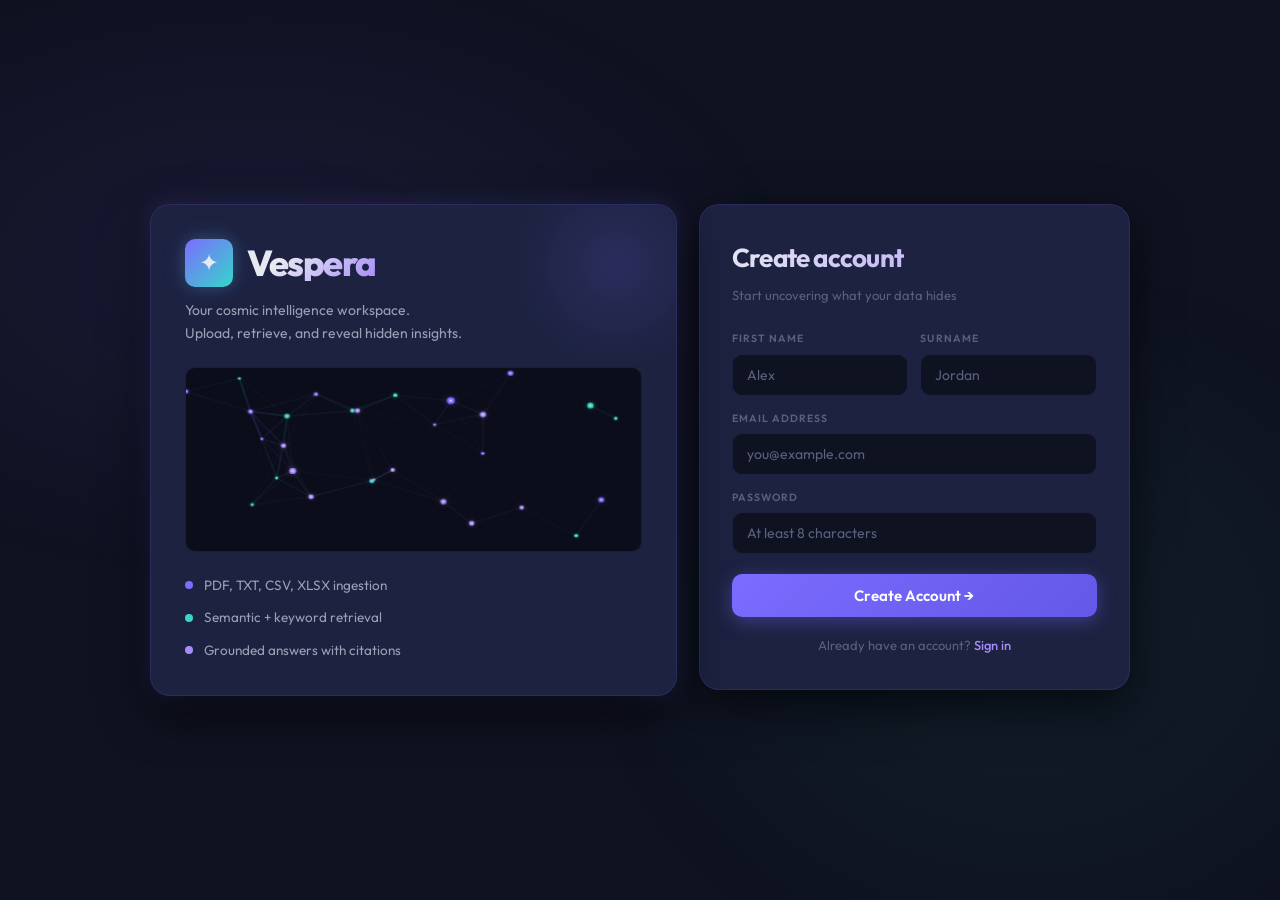
<file: templates/signup.html>
<!DOCTYPE html>
<html lang="en">
<head>
  <meta charset="UTF-8"/>
  <meta name="viewport" content="width=device-width, initial-scale=1.0"/>
  <title>Vespera · Create Account</title>
  <link rel="stylesheet" href="/static/style.css"/>
</head>
<body class="auth-body">

<div class="auth-shell">

  <!-- Brand panel -->
  <div class="auth-brand">
    <div class="brand-logo-lg">
      <div class="brand-icon-lg">✦</div>
      <h1 class="brand-name-lg">Vespera</h1>
    </div>

    <p class="brand-tagline">Your cosmic intelligence workspace.<br/>Upload, retrieve, and reveal hidden insights.</p>

    <div class="brand-canvas-wrap">
      <canvas id="authCanvas" width="400" height="185"></canvas>
    </div>

    <div class="brand-features">
      <div class="feat-row">
        <span class="feat-dot" style="background:#7c6cff"></span>
        PDF, TXT, CSV, XLSX ingestion
      </div>
      <div class="feat-row">
        <span class="feat-dot" style="background:#36d6c9"></span>
        Semantic + keyword retrieval
      </div>
      <div class="feat-row">
        <span class="feat-dot" style="background:#a78bfa"></span>
        Grounded answers with citations
      </div>
    </div>
  </div>

  <!-- Auth card -->
  <div class="auth-card">

    <h2 class="auth-title">Create account</h2>
    <p class="auth-sub">Start uncovering what your data hides</p>

    <div id="signupError" class="auth-alert error" style="display:none"></div>

    <form action="/signup" method="POST">
      <div class="field-row">
        <div class="field-group">
          <label class="field-label">First Name</label>
          <input class="field-input" type="text" name="name" placeholder="Alex" autocomplete="given-name" required/>
        </div>
        <div class="field-group">
          <label class="field-label">Surname</label>
          <input class="field-input" type="text" name="surname" placeholder="Jordan" autocomplete="family-name" required/>
        </div>
      </div>
      <div class="field-group">
        <label class="field-label">Email address</label>
        <input class="field-input" type="email" name="email" placeholder="you@example.com" autocomplete="email" required/>
      </div>
      <div class="field-group">
        <label class="field-label">Password</label>
        <input class="field-input" type="password" name="password" placeholder="At least 8 characters" autocomplete="new-password" required minlength="8"/>
      </div>
      <button class="auth-btn" type="submit">Create Account →</button>
    </form>

    <p class="auth-footer">Already have an account? <a href="/login">Sign in</a></p>

  </div>

</div>

<script>
  const errMap = { exists: 'An account with this email already exists.', short_password: 'Password must be at least 8 characters.' };
  const key = new URLSearchParams(location.search).get('error');
  if (key && errMap[key]) {
    const el = document.getElementById('signupError');
    el.textContent = errMap[key]; el.style.display = 'block';
  }

  (function() {
    const canvas = document.getElementById('authCanvas');
    if (!canvas) return;
    const ctx = canvas.getContext('2d');
    const W = canvas.width = 400, H = canvas.height = 185;
    const COLORS = ['#7c6cff','#36d6c9','#a78bfa'];
    const nodes = Array.from({length: 30}, (_, i) => ({
      x: Math.random()*W, y: Math.random()*H,
      vx: (Math.random()-0.5)*0.4, vy: (Math.random()-0.5)*0.4,
      r: 1.5+Math.random()*2, color: COLORS[i%3],
      phase: Math.random()*Math.PI*2,
    }));

    function hex2rgba(hex, a) {
      const r=parseInt(hex.slice(1,3),16), g=parseInt(hex.slice(3,5),16), b=parseInt(hex.slice(5,7),16);
      return `rgba(${r},${g},${b},${a.toFixed(3)})`;
    }

    function draw() {
      ctx.clearRect(0,0,W,H);
      nodes.forEach(n => {
        n.x+=n.vx; n.y+=n.vy;
        if(n.x<0||n.x>W) n.vx*=-1; if(n.y<0||n.y>H) n.vy*=-1;
        n.phase+=0.018;
      });
      for(let i=0;i<nodes.length;i++) for(let j=i+1;j<nodes.length;j++) {
        const d=Math.hypot(nodes[i].x-nodes[j].x,nodes[i].y-nodes[j].y);
        if(d>80) continue;
        const a=(1-d/80)*0.28;
        const g=ctx.createLinearGradient(nodes[i].x,nodes[i].y,nodes[j].x,nodes[j].y);
        g.addColorStop(0,hex2rgba(nodes[i].color,a)); g.addColorStop(1,hex2rgba(nodes[j].color,a));
        ctx.beginPath(); ctx.moveTo(nodes[i].x,nodes[i].y); ctx.lineTo(nodes[j].x,nodes[j].y);
        ctx.strokeStyle=g; ctx.lineWidth=0.7; ctx.stroke();
      }
      nodes.forEach(n => {
        const pulse=0.5+0.5*Math.sin(n.phase);
        const grd=ctx.createRadialGradient(n.x,n.y,0,n.x,n.y,n.r*3);
        grd.addColorStop(0,hex2rgba(n.color,0.3*pulse)); grd.addColorStop(1,'transparent');
        ctx.beginPath(); ctx.arc(n.x,n.y,n.r*3,0,Math.PI*2); ctx.fillStyle=grd; ctx.fill();
        ctx.beginPath(); ctx.arc(n.x,n.y,n.r*(0.8+0.2*pulse),0,Math.PI*2);
        ctx.fillStyle=hex2rgba(n.color,0.75+0.25*pulse); ctx.fill();
        ctx.beginPath(); ctx.arc(n.x,n.y,n.r*0.35,0,Math.PI*2);
        ctx.fillStyle='rgba(255,255,255,0.65)'; ctx.fill();
      });
      requestAnimationFrame(draw);
    }
    draw();
  })();
</script>

</body>
</html>
</file>
<file: static/style.css>
/* ═══════════════════════════════════════════════════════
   Vespera · style.css
   Theme: cosmic / intelligent / futuristic / mid-tone
   Fonts: Outfit (display) + JetBrains Mono (mono)
═══════════════════════════════════════════════════════ */

@import url('https://fonts.googleapis.com/css2?family=Outfit:wght@300;400;500;600;700;800&family=JetBrains+Mono:wght@300;400;500&display=swap');

/* ── Design Tokens ──────────────────────────────────── */
:root {
  --bg:            #0f1220;
  --bg-deep:       #0b0e1a;
  --sidebar-bg:    #151935;
  --surface:       #1c2240;
  --surface-2:     #212847;
  --surface-3:     #2a3258;
  --border:        rgba(124,108,255,0.15);
  --border-glow:   rgba(124,108,255,0.38);

  --text:          #e6e8f2;
  --text-sec:      #9aa0b5;
  --text-muted:    #5a6080;
  --text-inv:      #0f1220;

  --accent:        #7c6cff;
  --accent-2:      #36d6c9;
  --accent-soft:   #a78bfa;
  --accent-dim:    rgba(124,108,255,0.12);
  --accent-2-dim:  rgba(54,214,201,0.1);

  --danger:        #f06070;
  --warning:       #f5a623;

  --r-xs:   4px;
  --r-sm:   6px;
  --r-md:   10px;
  --r-lg:   14px;
  --r-xl:   20px;
  --r-pill: 9999px;

  --shadow-sm:     0 2px 8px rgba(0,0,0,0.5);
  --shadow-md:     0 6px 24px rgba(0,0,0,0.55);
  --shadow-lg:     0 16px 48px rgba(0,0,0,0.65);
  --shadow-accent: 0 0 24px rgba(124,108,255,0.22);

  --font:      'Outfit', system-ui, sans-serif;
  --font-mono: 'JetBrains Mono', monospace;

  --ease:   cubic-bezier(0.16, 1, 0.3, 1);
  --t-fast: 0.14s;
  --t-mid:  0.25s;
  --t-slow: 0.4s;

  --sidebar-w: 256px;
  --topbar-h:  54px;
  --panel-w:   288px;
}

/* ── Reset ────────────────────────────────────────────*/
*, *::before, *::after { box-sizing: border-box; margin: 0; padding: 0; }
html, body { width: 100%; height: 100%; }
body {
  font-family: var(--font);
  font-size: 15px;
  line-height: 1.65;
  color: var(--text);
  background: var(--bg);
  -webkit-font-smoothing: antialiased;
}
a { color: var(--accent-soft); text-decoration: none; }
a:hover { text-decoration: underline; color: var(--accent-2); }
button { font-family: inherit; cursor: pointer; }

/* ── Scrollbar ────────────────────────────────────────*/
::-webkit-scrollbar { width: 4px; }
::-webkit-scrollbar-track { background: transparent; }
::-webkit-scrollbar-thumb { background: var(--surface-3); border-radius: var(--r-pill); }
::-webkit-scrollbar-thumb:hover { background: var(--accent); }

/* ── Keyframes ────────────────────────────────────────*/
@keyframes fadeUp {
  from { opacity: 0; transform: translateY(10px); }
  to   { opacity: 1; transform: translateY(0); }
}
@keyframes fadeIn {
  from { opacity: 0; }
  to   { opacity: 1; }
}
@keyframes pulse {
  0%,100% { opacity: 0.35; }
  50%      { opacity: 1; }
}
@keyframes pulseGlow {
  0%,100% { box-shadow: 0 0 8px rgba(124,108,255,0.3); }
  50%      { box-shadow: 0 0 20px rgba(124,108,255,0.65); }
}
@keyframes shimmer {
  0%   { background-position: -200% center; }
  100% { background-position:  200% center; }
}
@keyframes blink {
  0%,100% { opacity: 1; }
  50%      { opacity: 0; }
}
@keyframes spin {
  to { transform: rotate(360deg); }
}
@keyframes spinSlow {
  to { transform: rotate(360deg); }
}
@keyframes spinRev {
  to { transform: rotate(-360deg); }
}

/* ── Star-field bg for app ───────────────────────────*/
.app-body { overflow: hidden; }
.app-body::before {
  content: '';
  position: fixed; inset: 0;
  background-image:
    radial-gradient(1px 1px at 8%  12%, rgba(167,139,250,.55) 0%, transparent 100%),
    radial-gradient(1px 1px at 22% 58%, rgba(54,214,201,.4)   0%, transparent 100%),
    radial-gradient(1.5px 1.5px at 38% 28%, rgba(124,108,255,.5) 0%, transparent 100%),
    radial-gradient(1px 1px at 52% 77%, rgba(167,139,250,.35) 0%, transparent 100%),
    radial-gradient(1px 1px at 68% 18%, rgba(54,214,201,.3)   0%, transparent 100%),
    radial-gradient(1.5px 1.5px at 83% 53%, rgba(124,108,255,.45) 0%, transparent 100%),
    radial-gradient(1px 1px at 91%  8%, rgba(167,139,250,.4)  0%, transparent 100%),
    radial-gradient(1px 1px at 15% 86%, rgba(54,214,201,.3)   0%, transparent 100%),
    radial-gradient(1px 1px at 61% 43%, rgba(124,108,255,.3)  0%, transparent 100%),
    radial-gradient(1.5px 1.5px at 75% 70%, rgba(167,139,250,.4) 0%, transparent 100%);
  pointer-events: none;
  z-index: 0;
}

/* ═══════════════ APP SHELL ═══════════════════════════*/
.app-shell {
  display: flex;
  width: 100vw; height: 100vh;
  position: relative; z-index: 1;
}

/* ═══════════════ LEFT SIDEBAR ═══════════════════════*/
.sidebar {
  width: var(--sidebar-w);
  flex-shrink: 0;
  background: var(--sidebar-bg);
  border-right: 1px solid var(--border);
  display: flex;
  flex-direction: column;
  overflow: hidden;
  transition: width var(--t-slow) var(--ease);
  z-index: 20;
  position: relative;
}
.sidebar::after {
  content: '';
  position: absolute; inset: 0;
  background: linear-gradient(180deg, rgba(124,108,255,.035) 0%, transparent 60%, rgba(54,214,201,.02) 100%);
  pointer-events: none;
}

.sidebar-header {
  padding: 14px 12px 10px;
  display: flex; align-items: center; gap: 8px;
  flex-shrink: 0;
  border-bottom: 1px solid var(--border);
}

.new-chat-btn {
  flex: 1;
  display: flex; align-items: center; gap: 9px;
  padding: 9px 13px;
  background: transparent;
  border: 1px solid var(--border);
  border-radius: var(--r-md);
  color: var(--text-sec);
  font-size: 13.5px; font-weight: 500;
  font-family: var(--font);
  transition: all var(--t-fast);
}
.new-chat-btn:hover {
  background: var(--accent-dim);
  border-color: var(--border-glow);
  color: var(--accent-soft);
  box-shadow: var(--shadow-accent);
}

.sidebar-toggle-btn {
  width: 34px; height: 34px;
  background: transparent;
  border: 1px solid var(--border);
  border-radius: var(--r-sm);
  color: var(--text-muted);
  display: flex; align-items: center; justify-content: center;
  transition: all var(--t-fast);
  flex-shrink: 0;
}
.sidebar-toggle-btn:hover {
  background: var(--surface);
  color: var(--accent-soft);
  border-color: var(--border-glow);
}

.history-section {
  flex: 1;
  overflow-y: auto;
  padding: 6px 8px;
  position: relative; z-index: 1;
}

.history-section-label {
  font-size: 10.5px; font-weight: 600;
  color: var(--text-muted);
  text-transform: uppercase;
  letter-spacing: 0.12em;
  padding: 10px 8px 6px;
}

.history-item {
  display: flex; align-items: center; gap: 8px;
  padding: 9px 10px;
  border-radius: var(--r-md);
  cursor: pointer;
  transition: all var(--t-fast);
  position: relative;
}
.history-item:hover { background: var(--surface); }
.history-item.active {
  background: var(--accent-dim);
  border: 1px solid var(--border-glow);
}
.history-item.active::before {
  content: '';
  position: absolute;
  left: 0; top: 18%; bottom: 18%;
  width: 2px;
  background: linear-gradient(180deg, var(--accent), var(--accent-2));
  border-radius: var(--r-pill);
}

.history-icon { color: var(--text-muted); flex-shrink: 0; }

.history-title {
  font-size: 13px;
  color: var(--text-sec);
  overflow: hidden; text-overflow: ellipsis; white-space: nowrap;
  flex: 1;
  transition: color var(--t-fast);
}
.history-item:hover .history-title,
.history-item.active .history-title { color: var(--text); }

.history-del {
  display: none;
  background: none; border: none;
  color: var(--text-muted);
  padding: 3px;
  border-radius: var(--r-xs);
  align-items: center; justify-content: center;
  flex-shrink: 0;
  transition: all var(--t-fast);
}
.history-item:hover .history-del { display: flex; }
.history-del:hover { color: var(--danger); background: rgba(240,96,112,.1); }

/* ═══════════════ TOP BAR ════════════════════════════*/
.topbar {
  height: var(--topbar-h);
  display: flex; align-items: center; justify-content: space-between;
  padding: 0 20px;
  border-bottom: 1px solid var(--border);
  background: rgba(15,18,32,.88);
  flex-shrink: 0; z-index: 10;
  backdrop-filter: blur(14px);
  position: relative;
}
.topbar::after {
  content: '';
  position: absolute;
  bottom: -1px; left: 0; right: 0;
  height: 1px;
  background: linear-gradient(90deg, transparent 0%, var(--accent) 30%, var(--accent-2) 70%, transparent 100%);
  opacity: 0.35;
}

.topbar-left { display: flex; align-items: center; gap: 14px; }

.brand { display: flex; align-items: center; gap: 10px; }

.brand-icon {
  width: 34px; height: 34px;
  background: linear-gradient(135deg, var(--accent), var(--accent-2));
  border-radius: 10px;
  display: flex; align-items: center; justify-content: center;
  font-size: 17px;
  animation: pulseGlow 3.5s ease-in-out infinite;
}

.brand-name {
  font-size: 20px; font-weight: 800;
  letter-spacing: -0.02em; line-height: 1;
  background: linear-gradient(120deg, var(--text) 20%, var(--accent-soft) 65%, var(--accent-2));
  -webkit-background-clip: text; -webkit-text-fill-color: transparent;
  background-clip: text;
}

.topbar-right { display: flex; align-items: center; gap: 8px; }

.live-badge {
  display: flex; align-items: center; gap: 5px;
  padding: 3px 10px;
  border-radius: var(--r-pill);
  background: rgba(54,214,201,.08);
  border: 1px solid rgba(54,214,201,.22);
  font-size: 11px; font-weight: 600;
  color: var(--accent-2); letter-spacing: .05em;
}
.live-dot {
  width: 6px; height: 6px; border-radius: 50%;
  background: var(--accent-2);
  animation: pulse 2s infinite;
}

.btn-icon {
  width: 34px; height: 34px;
  display: flex; align-items: center; justify-content: center;
  background: transparent;
  border: 1px solid var(--border);
  border-radius: var(--r-sm);
  color: var(--text-muted);
  transition: all var(--t-fast);
}
.btn-icon:hover {
  background: var(--surface);
  border-color: var(--border-glow);
  color: var(--accent-soft);
}

.btn-logout {
  padding: 6px 13px;
  background: transparent;
  border: 1px solid var(--border);
  border-radius: var(--r-sm);
  color: var(--text-muted);
  font-size: 13px; font-family: var(--font); font-weight: 500;
  transition: all var(--t-fast);
}
.btn-logout:hover {
  border-color: rgba(240,96,112,.4);
  color: var(--danger);
  background: rgba(240,96,112,.06);
}

/* ═══════════════ CHAT COLUMN ════════════════════════*/
.chat-column {
  flex: 1;
  display: flex; flex-direction: column;
  overflow: hidden;
  background: var(--bg);
  min-width: 0; position: relative;
}

.chat-box {
  flex: 1;
  overflow-y: auto;
  scroll-behavior: smooth;
  padding: 32px 0 16px;
}

/* ── Empty state ─────────────────────────────────────*/
.chat-empty {
  height: 100%;
  display: flex; flex-direction: column;
  align-items: center; justify-content: center;
  gap: 12px;
  text-align: center;
  animation: fadeIn .7s var(--ease) both;
}

.empty-glyph {
  width: 76px; height: 76px;
  position: relative;
  margin-bottom: 8px;
}
.empty-ring-outer {
  position: absolute; inset: 0;
  border-radius: 50%;
  border: 1.5px solid rgba(124,108,255,.28);
  animation: spinSlow 14s linear infinite;
}
.empty-ring-inner {
  position: absolute;
  top: 10px; left: 10px; right: 10px; bottom: 10px;
  border-radius: 50%;
  border: 1px solid rgba(54,214,201,.22);
  animation: spinRev 9s linear infinite;
}
.empty-core {
  position: absolute;
  top: 20px; left: 20px; right: 20px; bottom: 20px;
  border-radius: 50%;
  background: radial-gradient(circle, rgba(124,108,255,.45), rgba(54,214,201,.2));
  border: 1px solid rgba(124,108,255,.45);
  display: flex; align-items: center; justify-content: center;
  font-size: 16px;
  box-shadow: 0 0 22px rgba(124,108,255,.5);
}

.empty-title {
  font-size: 46px; font-weight: 800;
  letter-spacing: -0.05em; line-height: 1;
  background: linear-gradient(135deg, var(--text) 15%, var(--accent-soft) 55%, var(--accent-2));
  -webkit-background-clip: text; -webkit-text-fill-color: transparent;
  background-clip: text;
}

.empty-tagline {
  font-size: 12px; font-weight: 500;
  color: var(--text-muted);
  letter-spacing: 0.2em;
  text-transform: uppercase;
}

/* ── Messages ────────────────────────────────────────*/
.msg-wrap {
  max-width: 780px;
  margin: 0 auto;
  padding: 6px 28px;
  animation: fadeUp .22s var(--ease) both;
}
.msg-row { display: flex; gap: 14px; align-items: flex-start; }
.msg-wrap.user .msg-row { flex-direction: row-reverse; }

.msg-avatar {
  width: 32px; height: 32px;
  border-radius: 50%;
  display: flex; align-items: center; justify-content: center;
  font-size: 12px; font-weight: 700;
  flex-shrink: 0; margin-top: 2px;
}
.msg-wrap.bot .msg-avatar {
  background: linear-gradient(135deg, var(--accent), var(--accent-2));
  color: #fff;
  box-shadow: 0 0 14px rgba(124,108,255,.45);
  font-size: 11px;
}
.msg-wrap.user .msg-avatar {
  background: var(--surface-3);
  color: var(--text-sec);
  border: 1px solid var(--border);
}

.msg-bubble {
  max-width: calc(100% - 50px);
  padding: 12px 17px;
  border-radius: 14px;
  font-size: 15px; line-height: 1.7;
  white-space: pre-wrap; word-break: break-word;
}
.msg-wrap.bot .msg-bubble {
  background: var(--surface);
  border: 1px solid var(--border);
  border-bottom-left-radius: var(--r-xs);
  color: var(--text);
}
.msg-wrap.user .msg-bubble {
  background: linear-gradient(135deg, var(--accent), #6358e8);
  color: #fff;
  border-bottom-right-radius: var(--r-xs);
  box-shadow: 0 4px 18px rgba(124,108,255,.38);
}

.msg-sources {
  margin-top: 8px; padding-left: 46px;
  display: flex; gap: 6px; flex-wrap: wrap;
}
.msg-wrap.user .msg-sources {
  padding-left: 0; padding-right: 46px; justify-content: flex-end;
}

.source-chip {
  display: inline-flex; align-items: center; gap: 4px;
  font-size: 11px; padding: 3px 10px;
  border-radius: var(--r-pill);
  background: rgba(54,214,201,.08);
  color: var(--accent-2);
  border: 1px solid rgba(54,214,201,.2);
  font-family: var(--font-mono);
}

.cursor-blink {
  display: inline-block;
  width: 2px; height: 1.1em;
  background: var(--accent-soft);
  vertical-align: text-bottom; margin-left: 1px;
  border-radius: 1px;
  animation: blink .85s step-end infinite;
}

/* ── Stream status ───────────────────────────────────*/
.stream-status {
  max-width: 780px; margin: 0 auto;
  padding: 2px 28px 6px;
  min-height: 26px;
  display: flex; align-items: center; gap: 8px;
  font-size: 12px; color: var(--text-muted);
  font-family: var(--font-mono);
}
.status-spinner {
  width: 12px; height: 12px;
  border: 1.5px solid var(--surface-3);
  border-top-color: var(--accent);
  border-radius: 50%;
  animation: spin .7s linear infinite;
  flex-shrink: 0; display: none;
}

/* ── Input area ──────────────────────────────────────*/
.input-area {
  padding: 10px 20px 20px;
  flex-shrink: 0;
}
.input-wrap { max-width: 780px; margin: 0 auto; }

.input-box {
  display: flex; align-items: flex-end; gap: 8px;
  background: var(--surface);
  border: 1px solid var(--border);
  border-radius: var(--r-xl);
  padding: 8px 8px 8px 8px;
  transition: border-color var(--t-fast), box-shadow var(--t-fast);
}
.input-box:focus-within {
  border-color: rgba(124,108,255,.5);
  box-shadow: 0 0 0 3px rgba(124,108,255,.08), var(--shadow-accent);
}

/* Upload button in input row */
.upload-input-btn {
  width: 36px; height: 36px;
  border-radius: var(--r-md);
  border: 1px solid var(--border);
  background: var(--surface-2);
  color: var(--text-muted);
  display: flex; align-items: center; justify-content: center;
  flex-shrink: 0;
  cursor: pointer;
  transition: all var(--t-fast);
  position: relative;
  overflow: hidden;
}
.upload-input-btn:hover {
  background: var(--accent-dim);
  border-color: var(--border-glow);
  color: var(--accent-soft);
}
.upload-input-btn input {
  position: absolute; inset: 0;
  opacity: 0; cursor: pointer;
  width: 100%; height: 100%;
}

.upload-dot {
  position: absolute; top: 3px; right: 3px;
  width: 7px; height: 7px;
  border-radius: 50%;
  background: var(--accent-2);
  display: none;
  animation: pulse 1.5s infinite;
}
.upload-dot.visible { display: block; }

.chat-input {
  flex: 1;
  background: none; border: none; outline: none; resize: none;
  font-family: var(--font); font-size: 15px;
  line-height: 1.6; color: var(--text);
  min-height: 26px; max-height: 180px; overflow-y: auto;
  padding: 2px 4px;
}
.chat-input::placeholder { color: var(--text-muted); }

.send-btn {
  width: 36px; height: 36px;
  border-radius: var(--r-md); border: none;
  background: linear-gradient(135deg, var(--accent), #6358e8);
  color: #fff;
  display: flex; align-items: center; justify-content: center;
  flex-shrink: 0;
  transition: all var(--t-fast);
  box-shadow: 0 2px 14px rgba(124,108,255,.38);
}
.send-btn:hover:not(:disabled) {
  transform: translateY(-1px);
  box-shadow: 0 4px 20px rgba(124,108,255,.55);
}
.send-btn:active { transform: scale(.92); }
.send-btn:disabled {
  background: var(--surface-3); box-shadow: none;
  opacity: .5; cursor: not-allowed;
}

.input-meta {
  max-width: 780px; margin: 7px auto 0;
  font-size: 11px; color: var(--text-muted);
  text-align: center; letter-spacing: .01em;
  font-family: var(--font-mono);
}

/* ═══════════════ VESPERA STARLINK PANEL ════════════*/
.right-panel {
  width: var(--panel-w);
  flex-shrink: 0;
  background: var(--sidebar-bg);
  border-left: 1px solid var(--border);
  display: flex; flex-direction: column;
  overflow: hidden; position: relative;
}

.starlink-header {
  padding: 14px 16px 10px;
  border-bottom: 1px solid var(--border);
  flex-shrink: 0;
  display: flex; align-items: center; gap: 9px;
}
.starlink-title {
  font-size: 11px; font-weight: 700;
  color: var(--text-muted);
  text-transform: uppercase; letter-spacing: .14em;
  flex: 1;
}
.starlink-badge {
  font-size: 9.5px;
  padding: 2px 8px;
  border-radius: var(--r-pill);
  background: rgba(124,108,255,.1);
  color: var(--accent-soft);
  border: 1px solid rgba(124,108,255,.2);
  font-family: var(--font-mono);
  font-weight: 600;
}
.starlink-dot {
  width: 7px; height: 7px;
  border-radius: 50%;
  background: var(--accent);
  animation: pulse 2.2s infinite;
}

.starlink-canvas-wrap {
  flex: 1; position: relative; overflow: hidden;
  background: radial-gradient(ellipse at 50% 40%, rgba(124,108,255,.07) 0%, transparent 70%), var(--bg-deep);
}
#starlinkCanvas { display: block; width: 100%; height: 100%; }

.starlink-feed {
  border-top: 1px solid var(--border);
  padding: 11px 14px 13px;
  flex-shrink: 0;
  background: rgba(21,25,53,.55);
  min-height: 82px;
}
.feed-label {
  font-size: 9.5px; font-weight: 700;
  color: var(--text-muted);
  text-transform: uppercase; letter-spacing: .12em;
  margin-bottom: 8px;
}
.feed-messages { display: flex; flex-direction: column; gap: 5px; }
.feed-msg {
  display: flex; align-items: center; gap: 7px;
  font-size: 11.5px; color: var(--text-sec);
  font-family: var(--font-mono);
  animation: fadeUp .35s var(--ease) both;
  transition: opacity .5s;
}
.feed-msg.fading { opacity: .25; }
.feed-msg-dot { width: 5px; height: 5px; border-radius: 50%; flex-shrink: 0; }

/* ═══════════════ BADGES ═════════════════════════════*/
.badge {
  display: inline-flex; align-items: center;
  font-size: 9.5px; font-weight: 600;
  padding: 2px 7px;
  border-radius: var(--r-pill);
  letter-spacing: .08em; text-transform: uppercase;
  font-family: var(--font-mono);
}
.badge-pdf  { background: rgba(240,96,112,.1);  color: #f06070; border: 1px solid rgba(240,96,112,.2); }
.badge-txt  { background: rgba(54,214,201,.1);  color: var(--accent-2); border: 1px solid rgba(54,214,201,.2); }
.badge-csv  { background: rgba(124,108,255,.1); color: var(--accent-soft); border: 1px solid rgba(124,108,255,.2); }
.badge-xlsx { background: rgba(167,139,250,.1); color: #c4b0ff; border: 1px solid rgba(167,139,250,.2); }

/* ═══════════════ AUTH PAGES ═════════════════════════*/
.auth-body {
  min-height: 100vh; overflow-y: auto;
  display: flex; align-items: center; justify-content: center;
  padding: 32px 20px;
  background: var(--bg);
}
.auth-body::after {
  content: ''; position: fixed; inset: 0;
  background:
    radial-gradient(ellipse 60% 50% at 20% 30%, rgba(124,108,255,.09), transparent 70%),
    radial-gradient(ellipse 50% 60% at 80% 70%, rgba(54,214,201,.06), transparent 70%);
  pointer-events: none; z-index: 0;
}

.auth-shell {
  position: relative; z-index: 1;
  width: min(980px, 100%);
  display: grid;
  grid-template-columns: 1.1fr 0.9fr;
  gap: 22px; align-items: start;
}

.auth-brand {
  background: var(--surface);
  border: 1px solid var(--border);
  border-radius: var(--r-xl);
  padding: 34px;
  box-shadow: var(--shadow-lg), var(--shadow-accent);
  position: relative; overflow: hidden;
}
.auth-brand::before {
  content: ''; position: absolute;
  top: -50px; right: -50px;
  width: 220px; height: 220px;
  background: radial-gradient(circle, rgba(124,108,255,.15), transparent 65%);
  pointer-events: none;
}

.brand-logo-lg { display: flex; align-items: center; gap: 14px; margin-bottom: 12px; }
.brand-icon-lg {
  width: 48px; height: 48px;
  background: linear-gradient(135deg, var(--accent), var(--accent-2));
  border-radius: var(--r-md);
  display: flex; align-items: center; justify-content: center;
  font-size: 24px;
  box-shadow: var(--shadow-accent), 0 0 16px rgba(54,214,201,.2);
}
.brand-name-lg {
  font-size: 36px; font-weight: 800;
  letter-spacing: -0.04em; line-height: 1;
  background: linear-gradient(135deg, var(--text) 30%, var(--accent-soft));
  -webkit-background-clip: text; -webkit-text-fill-color: transparent;
  background-clip: text;
}

.brand-tagline {
  font-size: 14px; color: var(--text-sec);
  margin-bottom: 22px; line-height: 1.65;
}

.brand-canvas-wrap {
  border-radius: var(--r-md); overflow: hidden;
  border: 1px solid var(--border);
  background: var(--bg-deep);
  height: 185px; margin-bottom: 22px; position: relative;
}
.brand-canvas-wrap canvas { width: 100%; height: 100%; display: block; }

.brand-features { display: flex; flex-direction: column; gap: 10px; }
.feat-row { display: flex; align-items: center; gap: 11px; font-size: 13.5px; color: var(--text-sec); }
.feat-dot { width: 8px; height: 8px; border-radius: 50%; flex-shrink: 0; }

.auth-card {
  background: var(--surface);
  border: 1px solid var(--border);
  border-radius: var(--r-xl);
  padding: 32px;
  box-shadow: var(--shadow-lg);
}

.auth-title {
  font-size: 26px; font-weight: 700;
  letter-spacing: -0.03em; margin-bottom: 5px;
  background: linear-gradient(135deg, var(--text), var(--accent-soft));
  -webkit-background-clip: text; -webkit-text-fill-color: transparent;
  background-clip: text;
}
.auth-sub { font-size: 13px; color: var(--text-muted); margin-bottom: 24px; }

.auth-alert {
  padding: 11px 14px; border-radius: var(--r-md);
  font-size: 13px; margin-bottom: 16px;
}
.auth-alert.success { background: rgba(54,214,201,.08); border: 1px solid rgba(54,214,201,.25); color: var(--accent-2); }
.auth-alert.error   { background: rgba(240,96,112,.08); border: 1px solid rgba(240,96,112,.25); color: var(--danger); }

.field-group { margin-bottom: 14px; }
.field-row { display: grid; grid-template-columns: 1fr 1fr; gap: 12px; }

.field-label {
  display: block; font-size: 10.5px; font-weight: 600;
  color: var(--text-muted);
  text-transform: uppercase; letter-spacing: .1em;
  margin-bottom: 6px;
}
.field-input {
  width: 100%; padding: 11px 14px;
  background: var(--bg); border: 1px solid var(--border);
  border-radius: var(--r-md); color: var(--text);
  font-family: var(--font); font-size: 14px; outline: none;
  transition: all var(--t-fast);
}
.field-input::placeholder { color: var(--text-muted); }
.field-input:focus {
  border-color: rgba(124,108,255,.5);
  box-shadow: 0 0 0 3px rgba(124,108,255,.1);
}

.auth-btn {
  width: 100%; padding: 12px;
  background: linear-gradient(135deg, var(--accent), #6358e8);
  border: none; border-radius: var(--r-md);
  color: #fff; font-family: var(--font); font-size: 15px; font-weight: 600;
  cursor: pointer; margin-top: 6px;
  transition: all var(--t-fast);
  box-shadow: 0 4px 18px rgba(124,108,255,.38);
}
.auth-btn:hover { transform: translateY(-1px); box-shadow: 0 6px 24px rgba(124,108,255,.55); }
.auth-btn:active { transform: translateY(0); }

.auth-footer {
  margin-top: 18px; font-size: 13px;
  color: var(--text-muted); text-align: center;
}
.auth-footer a { color: var(--accent-soft); font-weight: 500; }
.auth-footer a:hover { color: var(--accent-2); }

/* ═══════════════ LANDING PAGE ═══════════════════════*/
.landing-body {
  min-height: 100vh; overflow-y: auto;
  background: var(--bg);
  display: flex; flex-direction: column; position: relative;
}
.landing-body::before {
  content: ''; position: fixed; inset: 0;
  background:
    radial-gradient(ellipse 80% 60% at 50% -10%, rgba(124,108,255,.14), transparent 65%),
    radial-gradient(ellipse 50% 40% at 100% 80%, rgba(54,214,201,.07), transparent 60%);
  pointer-events: none; z-index: 0;
}

/* ═══════════════ RESPONSIVE ═════════════════════════*/
@media (max-width: 1100px) { :root { --panel-w: 250px; } }
@media (max-width: 960px)  { .right-panel { display: none; } :root { --sidebar-w: 230px; } }
@media (max-width: 768px)  { .auth-shell { grid-template-columns: 1fr; } .auth-brand { display: none; } }
@media (max-width: 640px) {
  :root { --sidebar-w: 100vw; }
  .sidebar { position: fixed; left: 0; top: 0; height: 100vh; transform: translateX(-100%); transition: transform var(--t-slow) var(--ease); }
  .sidebar.open { transform: translateX(0); box-shadow: var(--shadow-lg); }
  .msg-wrap { padding: 5px 14px; }
}
</file>
